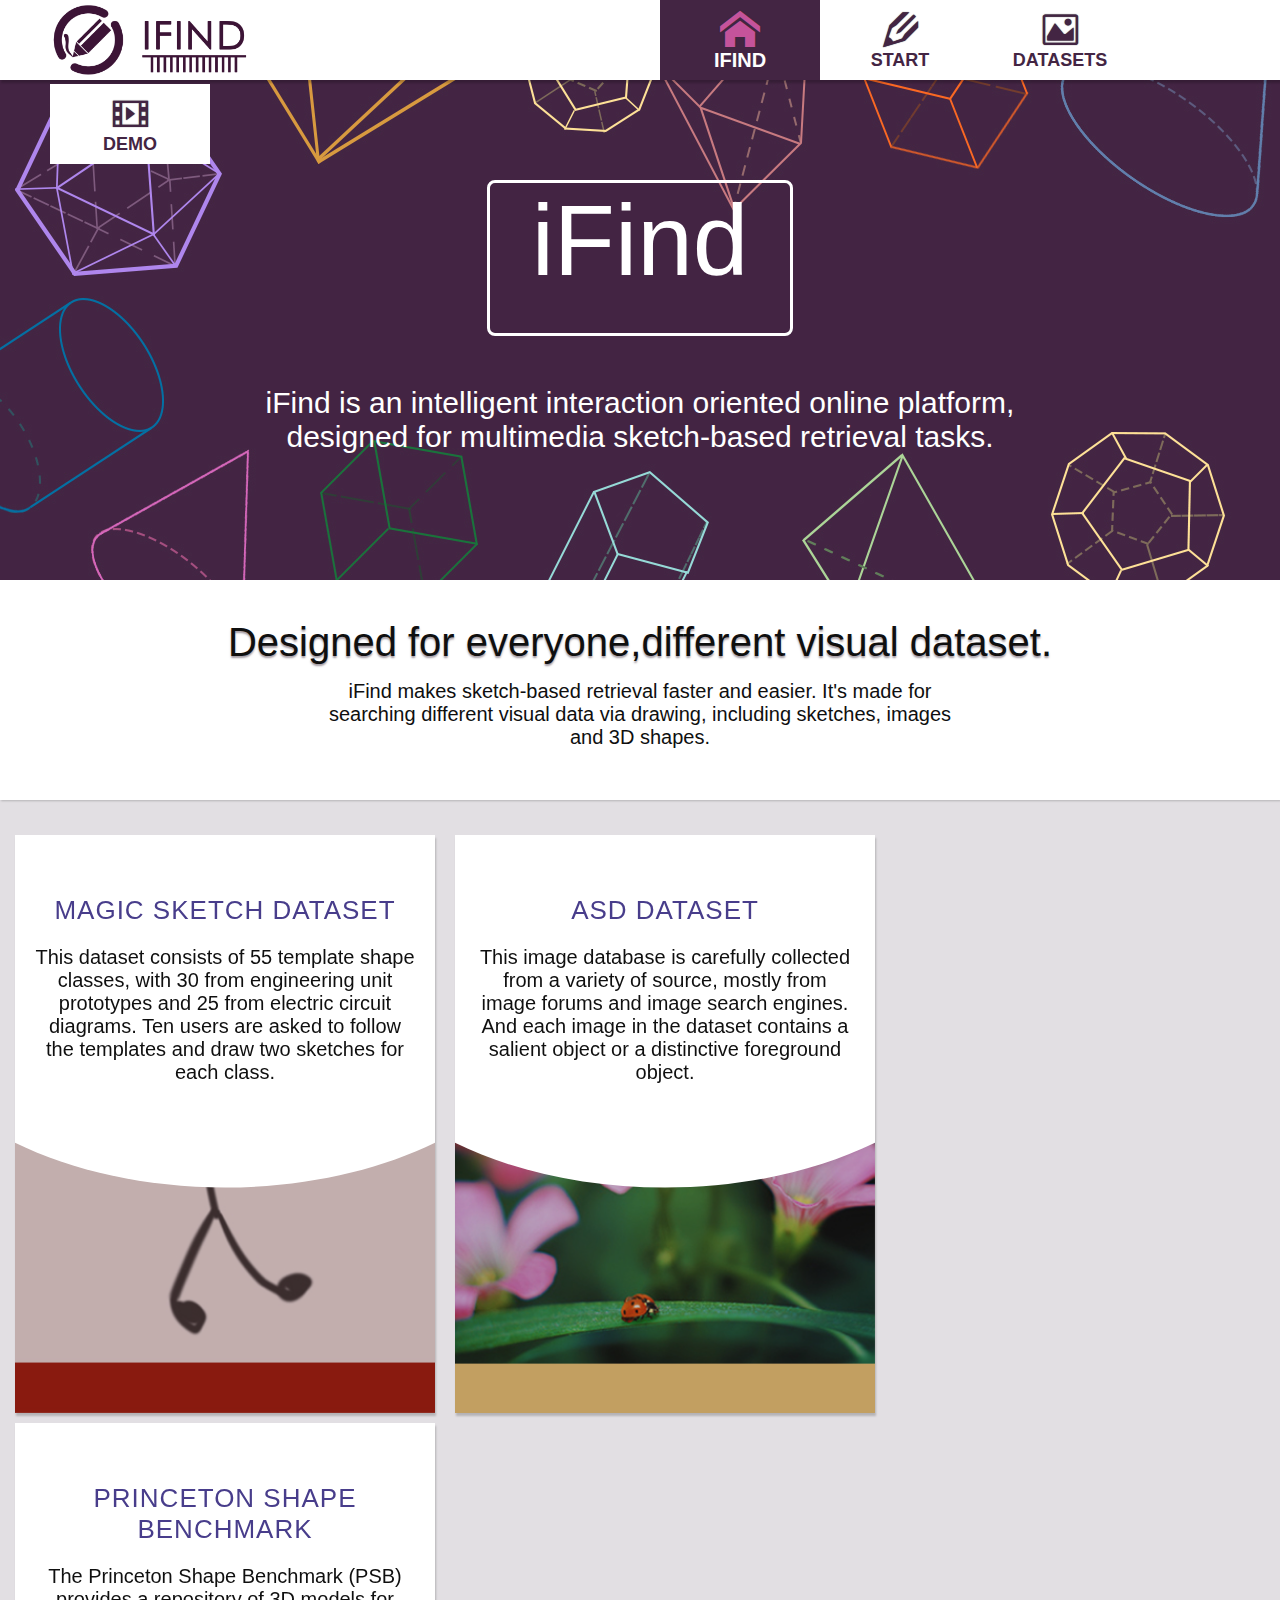
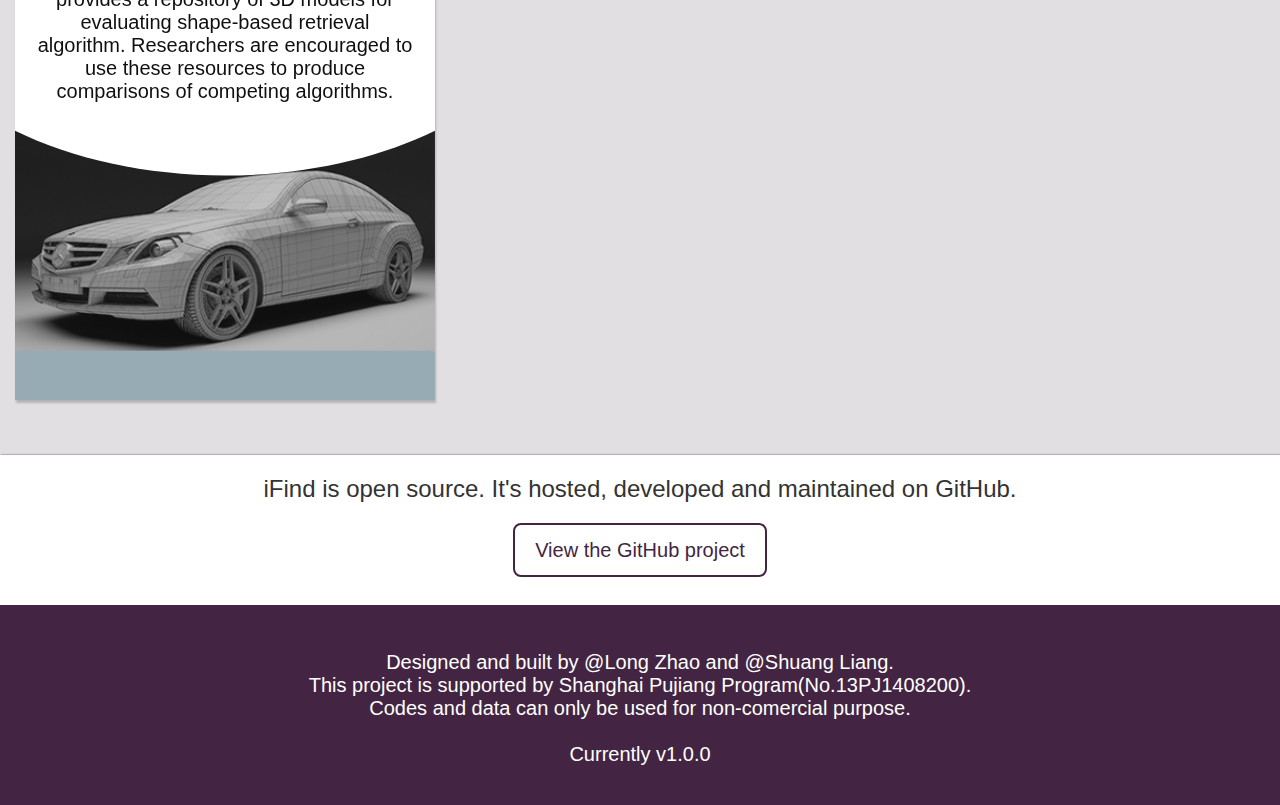
<file: index.html>
<!DOCTYPE html>
<html lang="en">
<head>
    <meta charset="UTF-8">
    <title>Index</title>
    <link rel="stylesheet" type="text/css" href="css/normalize.css" />
    <link href="css/basic.css" rel="stylesheet" type="text/css"/>
    <link href="css/index.css" rel="stylesheet" type="text/css"/>
    <link href="css/start.css" rel="stylesheet" type="text/css"/>
    <link href="css/animate.min.css" rel="stylesheet" type="text/css"/>
    <script src="js/snap.svg-min.js"></script>
    <script src="js/jquery-3.1.0.min.js"></script>
    <script src="js/indexTitle.js"></script>
    <script src="js/CanvasPopUpLayer.js"></script>

</head>
<body>
    <div class="menu">
        <div class="menu-bar">
            <a class="logo"><img src="images/logo.png" height="70" width="210" /></a>
            <a class="menu-li menu-li-active" href="index.html">
                <span class="menu-icon icon-home"></span>
                <div class="menu-name">
                    IFIND
                </div>
            </a>
            <a class="menu-li" href="Start.html">
                <span class="menu-icon icon-penci"></span>
                <div class="menu-name">
                    START
                </div>
            </a>
            <a class="menu-li" href="dataset.html">
                <span class="menu-icon icon-image"></span>
                <div class="menu-name">
                    DATASETS
                </div>
            </a>
            <a class="menu-li" href="index.html">
                <span class="menu-icon icon-film"></span>
                <div class="menu-name">
                    DEMO
                </div>
            </a>
        </div>
    </div>
    <!--主页背景-->
    <div class="focus-bg">
        <div class="img1" id = "background1">
            <h4 id="title" class="text">iFind</h4>
            <p class="sub-text">iFind is an intelligent interaction oriented online platform, designed for multimedia sketch-based retrieval tasks.</p>
        </div>
        <div class="img2" id="background2">
            <p id="title2" class="text2"> <img id="pen" src="images/pen.png" />Using a painting board,<br>sketch everything you like.</p>
        </div>
        <div class="img3" id="background3">
            <p id="title3" class="text2"> <img id="magnify" src="images/magnify.png" />Go for searching different visual datasets <br>similar to your sketch.</p>
        </div>
    </div>


    <!--START-->

    <div class="start-header">
        <div class="header-main">Designed for everyone,different visual dataset.</div>
        <div class="header-sub">iFind makes sketch-based retrieval faster and easier. It's made for searching different visual data via drawing, including sketches, images and 3D shapes.</div>
    </div>

    <div class="container-start">
        <section id="grid" class="grid clearfix">
            <a href="Canvas.html" data-path-hover="m 0,0 0,47.7775 c 24.580441,3.12569 55.897012,-8.199417 90,-8.199417 34.10299,0 65.41956,11.325107 90,8.199417 L 180,0 z">
                <figure>
                    <img src="images/test.jpg" />
                    <svg viewBox="0 0 180 320" preserveAspectRatio="none"><path d="m 0,0 0,171.14385 c 24.580441,15.47138 55.897012,24.75772 90,24.75772 34.10299,0 65.41956,-9.28634 90,-24.75772 L 180,0 0,0 z"/></svg>
                    <figcaption>
                        <h2>Magic Sketch Dataset</h2>
                        <p>This dataset consists of 55 template shape classes, with 30 from engineering unit prototypes and 25 from electric circuit diagrams. Ten users are asked to follow the templates and draw two sketches for each class.</p>
                        <button>Start a Query</button>
                    </figcaption>
                </figure>
            </a>
            <a href="Canvas.html" data-path-hover="m 0,0 0,47.7775 c 24.580441,3.12569 55.897012,-8.199417 90,-8.199417 34.10299,0 65.41956,11.325107 90,8.199417 L 180,0 z">
                <figure>
                    <img src="images/test2.jpg" />
                    <svg viewBox="0 0 180 320" preserveAspectRatio="none"><path d="m 0,0 0,171.14385 c 24.580441,15.47138 55.897012,24.75772 90,24.75772 34.10299,0 65.41956,-9.28634 90,-24.75772 L 180,0 0,0 z"/></svg>
                    <figcaption>
                        <h2>ASD Dataset</h2>
                        <p>This image database is carefully collected from a variety of source, mostly from image forums and image search engines. And each image in the dataset contains a salient object or a distinctive foreground object.</p>
                        <button>Start a Query</button>
                    </figcaption>
                </figure>
            </a>
            <a href="Canvas.html" data-path-hover="m 0,0 0,47.7775 c 24.580441,3.12569 55.897012,-8.199417 90,-8.199417 34.10299,0 65.41956,11.325107 90,8.199417 L 180,0 z">
                <figure>
                    <img src="images/test3.jpg" />
                    <svg viewBox="0 0 180 320" preserveAspectRatio="none"><path d="m 0,0 0,171.14385 c 24.580441,15.47138 55.897012,24.75772 90,24.75772 34.10299,0 65.41956,-9.28634 90,-24.75772 L 180,0 0,0 z"/></svg>
                    <figcaption>
                        <h2>Princeton Shape Benchmark</h2>
                        <p>The Princeton Shape Benchmark (PSB) provides a repository of 3D models for evaluating shape-based retrieval algorithm. Researchers are encouraged to use these resources to produce comparisons of competing algorithms.</p>
                        <button>Start a Query</button>
                    </figcaption>
                </figure>
            </a>

        </section>
    </div>
    <div class="container-github">
        <div class="git-text">iFind is open source. It's hosted, developed and maintained on GitHub.</div>
        <a href='https://github.com/garyzhao/Sketch3DToolkit' target="_blank">
            <div class="github">
                View the GitHub project
            </div>
        </a>
    </div>
    <script src="js/hovers.js"></script>
    <footer>
        <br><br>
        Designed and built by @Long Zhao and @Shuang Liang.<br>
        This project is supported by Shanghai Pujiang Program(No.13PJ1408200).<br>
        Codes and data can only be used for non-comercial purpose.<br><br>
        Currently v1.0.0 <br>
    </footer>
</body>

</html>
</file>
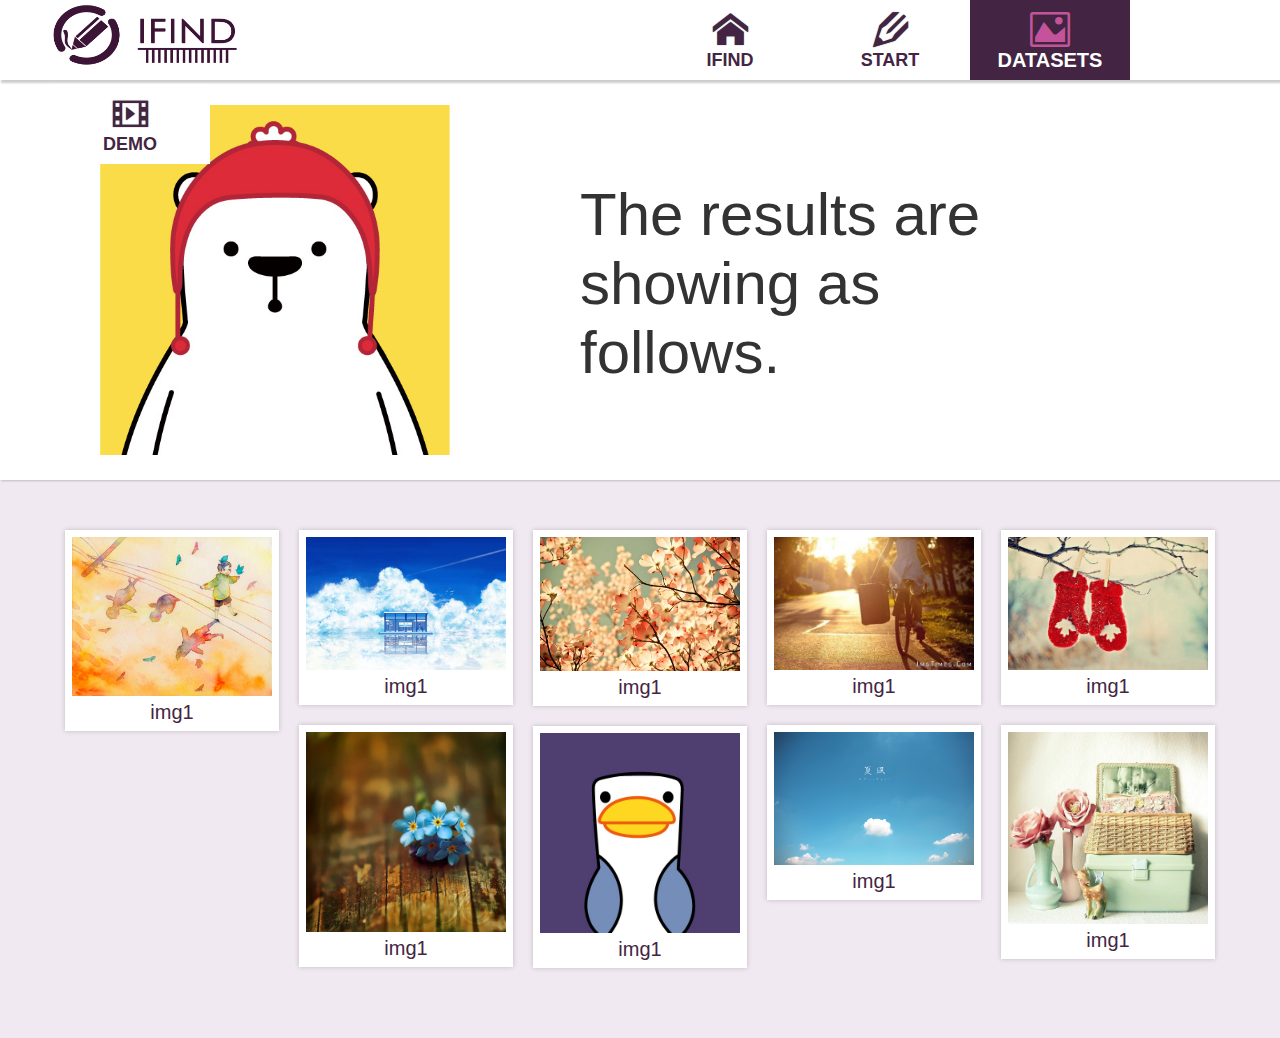
<file: dataset.html>
<!DOCTYPE html>
<html lang="en">
<head>
    <meta charset="UTF-8">
    <title>Dataset</title>
    <link rel="stylesheet" type="text/css" href="css/normalize.css" />
    <link href="css/basic.css" rel="stylesheet" type="text/css"/>
    <link href="css/dataset.css" rel="stylesheet" type="text/css"/>
    <link rel="stylesheet" href="lightbox/css/lightbox.min.css">
    <script src="js/jquery-3.1.0.min.js"></script>
   <!-- <script src="js/PopUpLayer.js"></script>-->

</head>
<body>
<div class="menu">
    <div class="menu-bar">
        <a class="logo"><img src="images/logo.png" height="60" width="200" /></a>
        <a class="menu-li" href="index.html">
            <span class="menu-icon icon-home"></span>
            <div class="menu-name">
                IFIND
            </div>
        </a>
        <a class="menu-li" href="Start.html">
            <span class="menu-icon icon-penci"></span>
            <div class="menu-name">
                START
            </div>
        </a>
        <a class="menu-li menu-li-active" href="dataset.html">
            <span class="menu-icon icon-image"></span>
            <div class="menu-name">
                DATASETS
            </div>
        </a>
        <a class="menu-li" href="index.html">
            <span class="menu-icon icon-film"></span>
            <div class="menu-name">
                DEMO
            </div>
        </a>
    </div>
</div>
<div class="head-cont">
    <div class="left-box">
        <img src="images/test5.jpg" class="sketch-img">
    </div>
    <div class="right-box">
        <div>The results are showing as follows.</div>
    </div>
</div>

<div id="listing">
    <div class="post"><a class="example-image-link" href= "images/images1.jpg" data-lightbox="example-set"><img src="images/images1.jpg" width="200" alt="" />img1</a></div>
    <div class="post"><a class="example-image-link" href= "images/images2.jpg" data-lightbox="example-set"><img src="images/images2.jpg" width="200" alt="" />img1</a></div>
    <div class="post"><a class="example-image-link" href= "images/images3.jpg" data-lightbox="example-set"><img src="images/images3.jpg" width="200" alt="" />img1</a></div>
    <div class="post"><a class="example-image-link" href= "images/images4.jpg" data-lightbox="example-set"><img src="images/images4.jpg" width="200" alt="" />img1</a></div>
    <div class="post"><a class="example-image-link" href= "images/images5.jpg" data-lightbox="example-set"><img src="images/images5.jpg" width="200" alt="" />img1</a></div>
    <div class="post"><a class="example-image-link" href= "images/images6.jpg" data-lightbox="example-set"><img src="images/images6.jpg" width="200" alt="" />img1</a></div>
    <div class="post"><a class="example-image-link" href= "images/images7.jpg" data-lightbox="example-set"><img src="images/images7.jpg" width="200" alt="" />img1</a></div>
    <div class="post"><a class="example-image-link" href= "images/images8.jpg" data-lightbox="example-set"><img src="images/images8.jpg" width="200" alt="" />img1</a></div>
    <div class="post"><a class="example-image-link" href= "images/images9.jpg" data-lightbox="example-set"><img src="images/images9.jpg" width="200" alt="" />img1</a></div>
</div>
<!--
<div class="preView">
    <div id="fullbg"></div>
    <div id="dialog">
        <p class="close"><a onclick="closeBg();">关闭</a></p>
        <div class="left-box" id="left-img">

        </div>
        <div class="right-box" id="right-txt">
            <div>details:</div>
            <div>XXXXXXXXXXXXXXXXXXXX</div>
        </div>
    </div>
</div>-->
<script src="lightbox/js/lightbox-plus-jquery.js"></script>
<script src="js/jquery.masonry.min.js" type="text/javascript"></script>
<script type="text/javascript">
    var num=10;
    var flag = true;
    $(function(){
        var $container = $('#listing');
        $container.masonry({

            itemSelector: '.post',
            isFitWidth:true
        });
        //滚动条滚动到离底部距离50的时候触发
        $(window).scroll(function(){
            // 当滚动到最底部以上100像素时， 加载新内容
            if ($(document).height() - $(this).scrollTop() - $(this).height()<50){
                if (flag){
                    var $boxes = $(getList());
                    $container.append($boxes).masonry('appended',$boxes);
                }
            }
        });
    });
    //测试获取列表
    function getList() {
        var boxes = [], count = parseInt(Math.random()*10);
        for (var i=0; i < count; i++ ) {
            num++;
            boxes.push('<div class="post" id="images'+(num)+'"><a class="example-image-link" href= "images/'+"images"+(i+1)+'.jpg" data-lightbox="example-set"><img src="images/'+"images"+(i+1)+'.jpg" width="200" alt="" />img'+num+'</a></div>');
        }
        //把数组转成字符串
        return boxes.join("");
    };
</script>

</body>
</html>
</file>
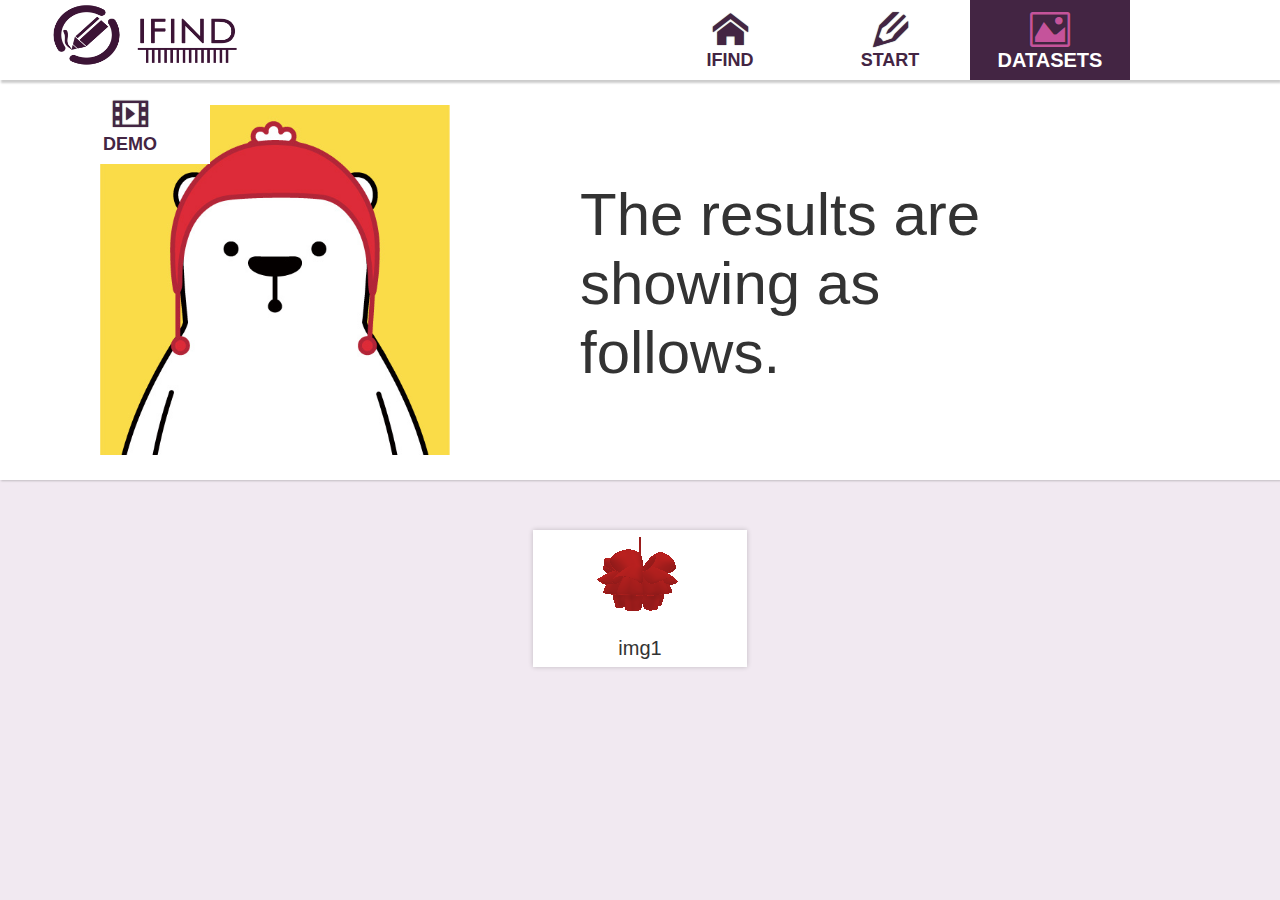
<file: dataset3D.html>
<!DOCTYPE html>
<html lang="en">
<head>
    <meta charset="UTF-8">
    <title>Dataset</title>
    <link rel="stylesheet" type="text/css" href="css/normalize.css" />
    <link href="css/basic.css" rel="stylesheet" type="text/css"/>
    <link href="css/dataset.css" rel="stylesheet" type="text/css"/>
    <link rel="stylesheet" href="lightbox/css/lightbox.min.css">
    <script src="js/three.js"></script>
    <script src="js/three.min.js"></script>
    <script src="js/objLoader.js"></script>
    <script src="js/OrbitControls.js"></script>
    <script src="js/jquery-3.1.0.min.js"></script>

    <script src="js/PopUpLayer.js"></script>


</head>
<body>
<div class="menu">
    <div class="menu-bar">
        <a class="logo"><img src="images/logo.png" height="60" width="200" /></a>
        <a class="menu-li" href="index.html">
            <span class="menu-icon icon-home"></span>
            <div class="menu-name">
                IFIND
            </div>
        </a>
        <a class="menu-li" href="Start.html">
            <span class="menu-icon icon-penci"></span>
            <div class="menu-name">
                START
            </div>
        </a>
        <a class="menu-li menu-li-active" href="dataset3D.html">
            <span class="menu-icon icon-image"></span>
            <div class="menu-name">
                DATASETS
            </div>
        </a>
        <a class="menu-li" href="index.html">
            <span class="menu-icon icon-film"></span>
            <div class="menu-name">
                DEMO
            </div>
        </a>
    </div>
</div>
<div class="head-cont">
    <div class="left-box">
        <img src="images/test5.jpg" class="sketch-img">
    </div>
    <div class="right-box">
        <div>The results are showing as follows.</div>
    </div>
</div>

<div id="listing">
    <div class="post"><a href="javascript:void(0) " onclick="showBg(this)" data-name = "005.obj"></a>img1</div>
    <!--<div class="post"><a href="javascript:void(0) " onclick="showBg(this)" data-name = "005.obj"></a>img1</div>
    <div class="post"><a href="javascript:void(0) " onclick="showBg(this)" data-name = "005.obj"></a>img1</div>
    <div class="post"><a href="javascript:void(0) " onclick="showBg(this)" data-name = "005.obj"></a>img1</div>
    <div class="post"><a href="javascript:void(0) " onclick="showBg(this)" data-name = "005.obj"></a>img1</div>
    <div class="post"><a href="javascript:void(0) " onclick="showBg(this)" data-name = "005.obj"></a>img1</div>
    <div class="post"><a href="javascript:void(0) " onclick="showBg(this)" data-name = "005.obj"></a>img1</div>
    <div class="post"><a href="javascript:void(0) " onclick="showBg(this)" data-name = "005.obj"></a>img1</div>
    <div class="post"><a href="javascript:void(0) " onclick="showBg(this)" data-name = "005.obj"></a>img1</div>
--></div>
<script src="js/3Drotate.js"></script>
<div class="preView">
    <div id="fullbg"></div>
    <div id="dialog">
        <p class="close"><a onclick="closeBg();">关闭</a></p>
        <div id="view-container">
        </div>
    </div>
</div>

<script src="js/3Dstate.js"></script>
<script src="js/jquery.masonry.min.js" type="text/javascript"></script>
<script type="text/javascript">
    var num=10;
    var flag = true;
    var box_index = 0;
    $(function(){
        obj_start();
        animate();
        var $container = $('#listing');
        $container.masonry({
            itemSelector: '.post',
            isFitWidth:true
        });
        //滚动条滚动到离底部距离50的时候触发
        $(window).scroll(function(){
            // 当滚动到最底部以上100像素时， 加载新内容
            if ($(document).height() - $(this).scrollTop() - $(this).height()<50){
                if (flag){
                    var $boxes = $(getList());
                    $container.append($boxes).masonry('appended',$boxes);
                }
            }

        });

    });
    //测试获取列表
    function getList() {
        var boxes = [], count = parseInt(Math.random()*10);
        for (var i=0; i < count; i++ ) {
            num++;
            boxes.push('<div class="post" id="images'+(num)+'"><a class="example-image-link" href= "images/'+"images"+(i+1)+'.jpg" data-lightbox="example-set"><img src="images/'+"images"+(i+1)+'.jpg" width="200" alt="" />img'+num+'</a></div>');
        }
        //把数组转成字符串
        return boxes.join("");
    };
</script>

</body>
</html>
</file>
<file: css/basic.css>
a{
    text-decoration: none;
}
@font-face {
    font-family: 'icomoon';
    src:    url('fonts/icomoon.eot?6jp00p');
    src:    url('fonts/icomoon.eot?6jp00p#iefix') format('embedded-opentype'),
    url('fonts/icomoon.ttf?6jp00p') format('truetype'),
    url('fonts/icomoon.woff?6jp00p') format('woff'),
    url('fonts/icomoon.svg?6jp00p#icomoon') format('svg');
    font-weight: normal;
    font-style: normal;
}

[class^="icon-"], [class*=" icon-"] {
    /* use !important to prevent issues with browser extensions that change fonts */
    font-family: 'icomoon' !important;
    speak: none;
    font-style: normal;
    font-weight: normal;
    font-variant: normal;
    text-transform: none;
    line-height: 1;

    /* Better Font Rendering =========== */
    -webkit-font-smoothing: antialiased;
    -moz-osx-font-smoothing: grayscale;
}


body{
    background: rgba(110,97,117,0.2);
    color: #333;
    font-family: "Segoe UI",Arial, sans-serif;
    font-size: 20px;

}
.container-github{
    width: 100%;
    height: 150px;
    background: #fff;
    -webkit-box-shadow: 1px -1px 1px rgba(0,0,0,0.2);
    -moz-box-shadow: 1px -1px 1px rgba(0,0,0,0.2);
    box-shadow: 1px -1px 1px rgba(0,0,0,0.2);
}
/**********HEAD**********/
.menu {
    position: fixed;
    left: 0;
    top: 0;
    width: 100%;
    height: 80px;
    z-index: 100;
    background: #fff;
    -webkit-box-shadow: 1px 3px 2px rgba(0,0,0,0.2);
    -moz-box-shadow: 1px 3px 2px rgba(0,0,0,0.2);
    box-shadow: 1px 3px 2px rgba(0,0,0,0.2);
}
.menu-bar{
    -webkit-transition: background .1s linear;
    margin-left: 50px;
    background: #fff;
    height: 80px
}
.logo{
    padding-right: 400px;
    float: left;
    padding-top:5px;
}
.menu-li {
    float: left;
    width: 160px;
    height: 80px;
    overflow: hidden;
    position: relative;
    display: block;
    background: #fff;
    margin-bottom: 4px;
    -webkit-transition: all 300ms ease-in-out;
    -moz-transition: all 300ms ease-in-out;
    -o-transition: all 300ms ease-in-out;
    -ms-transition: all 300ms ease-in-out;
    transition: all 300ms ease-in-out;
}
.menu-li .menu-icon{
    font-size: 35px;
    color: #432543;
    text-shadow: 0 0 1px #333;
    line-height: 60px;
    position: absolute;
    width: 160px;
    text-align: center;
    -webkit-transition: all 300ms linear;
    -moz-transition: all 300ms linear;
    -o-transition: all 300ms linear;
    -ms-transition: all 300ms linear;
    transition: all 300ms linear;
}
.menu-li .menu-name{
    position: absolute;
    width: 160px;
    height: 60px;
    color: #432543;
    line-height: 120px;
    text-align: center;
    font-size: 18px;
    font-weight: 600;
    -webkit-transition: all 300ms linear;
    -moz-transition: all 300ms linear;
    -o-transition: all 300ms linear;
    -ms-transition: all 300ms linear;
    transition: all 300ms linear;

}
.menu-li:hover{
    background-color: #432543;
}
.menu-li:hover .menu-icon{
    color: #c5539b;
    font-size: 120px;
    opacity: 0.2;
    left: -20px;
    line-height: 80px;
    -webkit-transform: rotate(20deg);
    -moz-transform: rotate(20deg);
    -ms-transform: rotate(20deg);
    transform: rotate(20deg);
}
.menu-li:hover .menu-name{
    color: #d0378a;
    font-size: 30px;
    line-height: 80px;
    opacity: 0.9;
}
.menu-li-active{
    float: left;
    width: 160px;
    height: 80px;
    overflow: hidden;
    position: relative;
    display: block;
    background: #432543;
    margin-bottom: 4px;
    -webkit-transition: all 300ms ease-in-out;
    -moz-transition: all 300ms ease-in-out;
    -o-transition: all 300ms ease-in-out;
    -ms-transition: all 300ms ease-in-out;
    transition: all 300ms ease-in-out;
}
.menu-li-active .menu-icon{
    font-size: 40px;
    color: #c5539b;
    text-shadow: 0px 0px 1px #333;
    line-height: 60px;
    position: absolute;
    width: 160px;
    text-align: center;
    -webkit-transition: all 300ms linear;
    -moz-transition: all 300ms linear;
    -o-transition: all 300ms linear;
    -ms-transition: all 300ms linear;
    transition: all 300ms linear;
    opacity: 1;
}
.menu-li-active .menu-name{
    position: absolute;
    width: 160px;
    height: 60px;
    color: #fff;
    line-height: 120px;
    text-align: center;
    font-size: 20px;
    font-weight: 600;
    -webkit-transition: all 300ms linear;
    -moz-transition: all 300ms linear;
    -o-transition: all 300ms linear;
    -ms-transition: all 300ms linear;
    transition: all 300ms linear;


}
.icon-home:before {
    content: "\e900";
}
.icon-penci:before {
    content: "\e906";
}
.icon-image:before {
    content: "\e90d";
}
.icon-film:before {
    content: "\e913";
}

.icon-download3:before {
    content: "\e9c7";
}
.icon-arrow-right:before {
    content: "\ea34";
}
.icon-arrow-left:before {
    content: "\ea38";
}
.icon-arrow-right2:before {
    content: "\ea3c";
}
.icon-arrow-left2:before {
    content: "\ea40";
}
.icon-circle-right:before {
    content: "\ea42";
}
.icon-circle-left:before {
    content: "\ea44";
}


.clearfix:before,
.clearfix:after {
    content: " ";
    display: table;
}

.clearfix:after {
    clear: both;
}
footer{
    width: 100%;
    height: 200px;
    background-color: #432543;text-align: center;
    color: white;

}
</file>
<file: css/index.css>
.focus-bg{
    background-color: #432543;
    font-size: 500%;
    color: #fff;
    width: 100%;
    top: 80px;
    height: 500px;
    position: relative;
    background-repeat:no-repeat;

}
.hide{
    display: none;
}
.img1{
    position: absolute;
    height: 100%;
    width: 100%;
    background: url("../images/title.jpg"), no-repeat;

    background-size:cover;
    z-index: 90;
}
.img2{
    position: absolute;
    height: 100%;
    width: 100%;
    background: url("../images/title2.jpg"), no-repeat;
    background-size:cover;
    z-index: 80;
}
.img3{
    position: absolute;
    height: 100%;
    width: 100%;
    background: url("../images/title3.jpg"), no-repeat;
    background-size:cover;
    z-index: 70;
}
.git-text{
    text-align: center;
    font-size: 120%;
    font-weight: 300;
    padding-top: 20px;
}
.github{
    margin: 20px auto;
    color: #432543;
    width: 250px;
    height: 50px;
    text-align: center;
    line-height: 50px;
    border-width: 2px;
    border-style: solid;
    border-radius: 8px 8px 8px 8px;
}
.text{
    margin: 100px auto;
    text-align: center;
    font-weight: 300;
}
.text2{
    margin: 150px 0 0 0px;
    text-align: center;
    font-size: 50%;
    width: 1000px;
    font-weight: 400;
    float: left;
    text-shadow: rgba(0,0,0, 0.5) 0 2px 2px;
}
#pen{
    margin: -100px 0px;
    float: left;

}
#magnify{
    margin: -100px 0px;
    float: left;

}
.sub-text{
    margin: -50px auto;
    text-align: center;
    font-weight: 200;
    font-size: 30%;
    width: 60%;
    animation-delay: 0s;
    animation-iteration-count: 1;
    animation-duration: 1.5s; //动画持续时间
}
#title{
    width: 300px;
    height: 150px;
    border-style: solid;
    border-radius: 8px 8px 8px 8px;
    animation-delay: 0s;
    animation-iteration-count: 1;
    animation-duration: 1.2s; //动画持续时间

}
#title2{
    animation-delay: 0s;
    animation-iteration-count: 1;
    animation-duration: 1.2s; //动画持续时间
}
#title3{
    animation-delay: 0s;
    animation-iteration-count: 1;
    animation-duration: 1.2s; //动画持续时间
}
a{
    text-decoration: none;
}
</file>
<file: css/start.css>
.start-header{
    background-color: #fff;
    color: #0f0f0f;
    width: 100%;
    text-align: center;
    height: 300px;
    z-index: 0;
    -webkit-box-shadow: 1px 1px 2px rgba(0,0,0,0.2);
    -moz-box-shadow: 1px 1px 2px rgba(0,0,0,0.2);
    box-shadow: 1px 1px 2px rgba(0,0,0,0.2);
}
.start-header .header-main{
    font-size: 200%;
    font-weight: 500;
    padding: 120px 0 15px 0;

    -webkit-text-shadow: #4F4F4F 0 2px 2px;
    -moz-text-shadow: #4F4F4F 0 2px 2px;
    text-shadow: rgba(139,129,139, 0.8) 0 2px 2px;
}
.start-header .header-sub{
    padding-left: 25%;
    width: 50%;
    font-size: 100%;

}
/* start style */

.grid {
    margin: 30px auto 80px;
    max-width: 1330px;
    width: 100%;

}

.grid a {
    float: left;
    max-width: 430px;
    width: 40%;
    color: #333;

}

.grid a:nth-child(odd) {
    margin: 0px 10px -30px 10px;
}

.grid figure {
    position: relative;
    overflow: hidden;
    margin: 5px;
    background: #333;
    -webkit-box-shadow: 1px 3px 2px rgba(0,0,0,0.2);
    -moz-box-shadow: 1px 3px 2px rgba(0,0,0,0.2);
    box-shadow: 1px 3px 2px rgba(0,0,0,0.2);
}

.grid figure img {
    position: relative;
    display: block;
    width: 100%;
    opacity: 0.7;
    -webkit-transition: opacity 0.3s;
    transition: opacity 0.3s;
}

.grid figcaption {
    position: absolute;
    top: 0;
    z-index: 11;
    padding-top: 10px;
    padding-bottom: 10px;
    width: 100%;
    height: 100%;
    text-align: center;
}

.grid figcaption h2 {
    margin: 0 0 20px 0;
    color: darkslateblue;
    text-transform: uppercase;
    letter-spacing: 1px;
    font-weight: 400;
    font-size: 130%;
    -webkit-transition: -webkit-transform 0.3s;
    transition: transform 0.3s;
}

.grid figcaption p {
    padding: 0 20px;
    color: #0f0f0f;
    font-weight: 300;
    -webkit-transition: opacity 0.3s, -webkit-transform 0.3s;
    transition: opacity 0.3s, transform 0.3s;
    -webkit-transition-delay: 0.05s;
    transition-delay: 0.05s;
}

.grid figcaption h2,
.grid figcaption p {
    -webkit-transform: translateY(50px);
    transform: translateY(50px);
    -webkit-transition-timing-function: cubic-bezier(0.250, 0.250, 0.115, 1); /* older webkit */
    -webkit-transition-timing-function: cubic-bezier(0.250, 0.250, 0.115, 1.445);
    timing-function: cubic-bezier(0.250, 0.250, 0.115, 1.445);
}
.grid figure button {
    position: absolute;
    border: none;
    text-transform: uppercase;
    letter-spacing: 1px;
    bottom: 20px;
    left: 0;
    padding: 20px;
    width: 100%;
    background: #fff;
    color: darkslateblue;
    font-weight: 700;
    font-size: 120%;
    -webkit-transform: translateY(100%);
    transform: translateY(100%);
    -webkit-transition: opacity 0.3s, -webkit-transform 0.3s;
    transition: opacity 0.3s, transform 0.3s;
}
.grid figcaption,
.grid figcaption h2,
.grid figcaption p,
.grid figure button {
    -webkit-backface-visibility: hidden;
    backface-visibility: hidden;
}

/* Style for SVG */
.grid svg {
    position: absolute;
    top: -1px; /* fixes rendering issue in FF */
    z-index: 10;
    width: 100%;
    height: 100%;
}

.grid svg path {
    fill: #fff;
}

/* Hover effects */
.grid a:hover figure img {
    opacity: 1;
}

.grid a:hover figcaption h2,
.grid a:hover figcaption p {
    -webkit-transform: translateY(0);
    transform: translateY(0);
}

.grid a:hover figcaption p {
    opacity: 0;
}
.grid a:hover figure button {
    -webkit-transition-timing-function: ease-out;
    transition-timing-function: ease-out;
    -webkit-transform: translateY(0);
    transform: translateY(0);
}

.grid a:hover figcaption p{
    -webkit-transition-delay: 0s;
    transition-delay: 0s;
    -webkit-transition-duration: 0.1s;
    transition-duration: 0.1s;
}

/*pop up layer*/
.hw-overlay {
    background-color:gray;
    left:0;
    opacity:0.6;
    position:absolute;
    top:0;
    z-index:20;
    filter:alpha(opacity=100);
    -moz-opacity:0.6;
    -khtml-opacity:0.6;
}

.hw-layer-wrap {

    position:absolute;
    top: 20%;
    width:100%;
    z-index:50;
    display:none;


}
</file>
<file: css/dataset.css>
body{
    background-color: rgba(238,228,238,0.8);
}
.head-cont{
    margin-top: 80px;
    width: 100%;
    height: 400px;
    background-color: white;
    -webkit-box-shadow: 1px 1px 2px rgba(0,0,0,0.2);
    -moz-box-shadow: 1px 1px 2px rgba(0,0,0,0.2);
    box-shadow: 1px 1px 2px rgba(0,0,0,0.2);
}
.left-box{
    float: left;
    padding-left: 100px;
    width: 300px;
    height: 100%;
}
.head-cont .right-box{
    font-size: 300%;
    float: right;
    padding-top: 100px;
    padding-right: 200px;
    width: 500px;
    height: 100%;
}
.sketch-img{
    margin: 25px auto;
    width: 350px;
    height: 350px;
}

#listing {
    margin: 50px auto;

}
.post{
    border: transparent;
    background-color: white;
    padding:7px;
    margin:0px 10px 20px 10px;
    float:left;
    width:200px;
    text-align:center;
    -webkit-box-shadow: 0 0 5px rgba(0,0,0,0.2);
    -moz-box-shadow: 0 0 5px rgba(0,0,0,0.2);
    box-shadow: 0 0 5px rgba(0,0,0,0.2);
}
.post a{
    text-align:center;
    display:block;
    color: #432543;
}
/**弹出层**/
#fullbg {
    background-color:gray;
    left:0;
    opacity:0.5;
    position:fixed;
    top:0;
    z-index:110;
    filter:alpha(opacity=50);
    -moz-opacity:0.5;
    -khtml-opacity:0.5;
}
#view-container{
    background-color: salmon;
    margin: 50px auto;
    width: 800px;
    height: 450px;
}
.container-3D{
    width: 100%;
    height: 100%;
}
.container-3D-2nd{
    width: 200px;
    height: 100px;
}
#dialog {
    background-color:#fff;
    border: transparent;
    border-radius: 10px;
    width:800px;
    height:600px;
    left:50%;
    margin:0 0 0 -400px;
    padding:1px;
    position:fixed ;
    top:30px;
    z-index:200;
    display:none;
    -webkit-box-shadow: 0 0 5px rgba(0,0,0,0.2);
    -moz-box-shadow: 0 0 5px rgba(0,0,0,0.2);
    box-shadow: 0 0 5px rgba(0,0,0,0.2);
}
/*.preView-img{
    margin-top: 20px;
    width: 300px;
}
#dialog .left-box{
    padding-left: 50px;
    width: 400px;
    height: 100%;
}
#dialog .right-box{
    float: right;
    padding-right: 50px;
    width: 300px;
    height: 100%;
}*/
#dialog p {
    margin:0 0 12px;
    height:24px;
    line-height:24px;
}
#dialog p.close {
    text-align:right;
    padding-right:10px;
}
#dialog p.close a {
    color: #0f0f0f;
    text-decoration:none;
}
#dialog p.close:hover {
    cursor: pointer;
}
</file>
